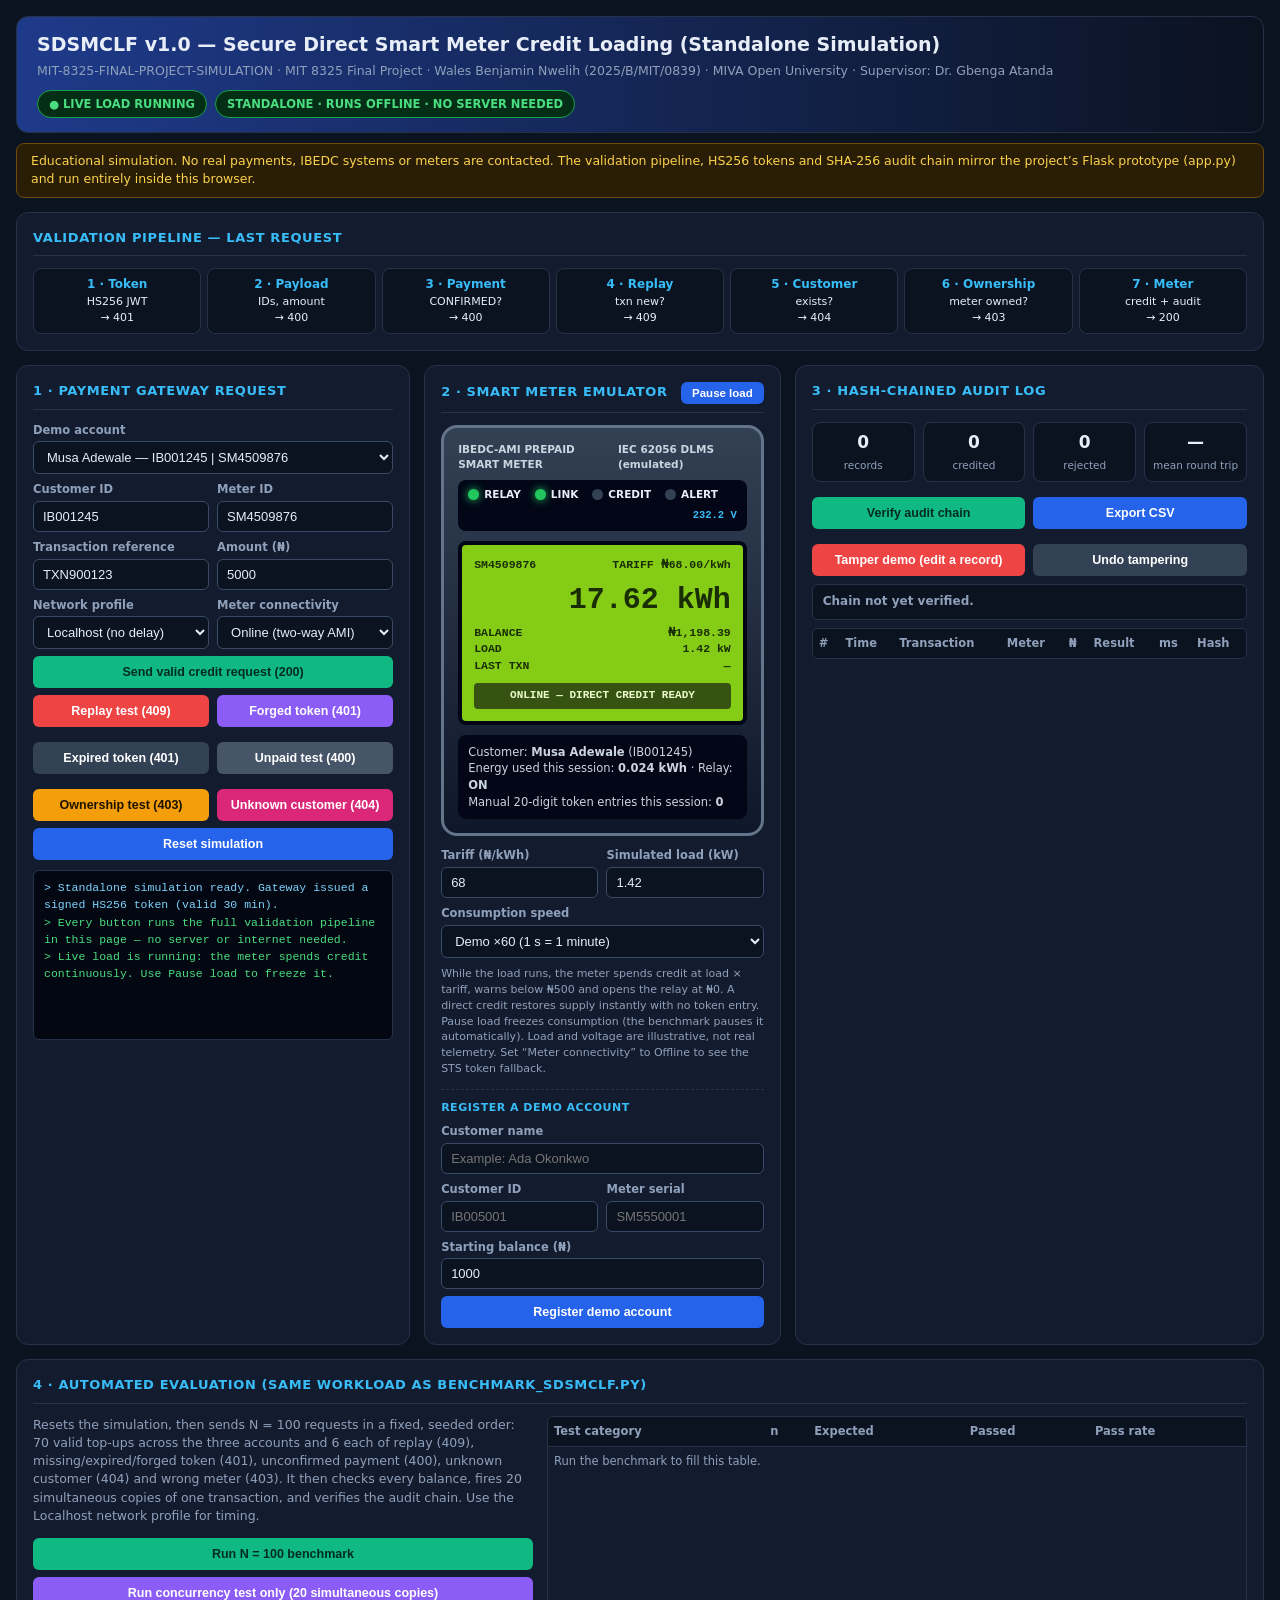
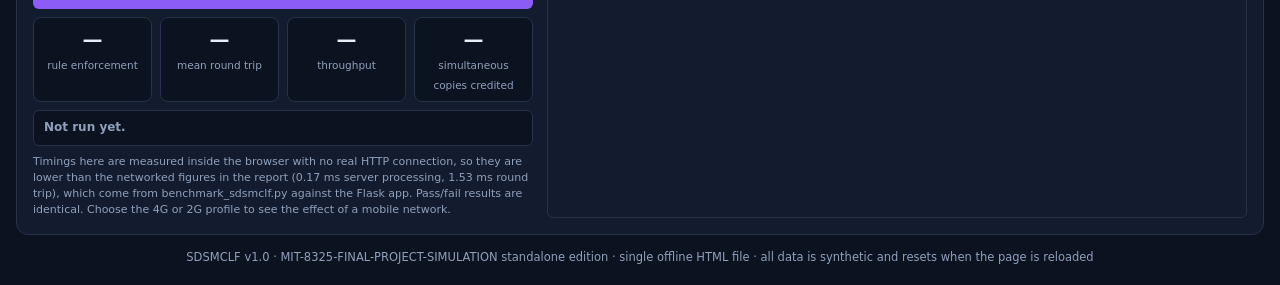
<file: standalone/SDSMCLF_Standalone_Simulation.html>
<!DOCTYPE html>
<html lang="en">
<head>
<meta charset="UTF-8">
<meta name="viewport" content="width=device-width, initial-scale=1">
<title>SDSMCLF v1.0 — Standalone Smart Meter Credit Loading Simulation (MIT-8325-FINAL-PROJECT-SIMULATION)</title>
<style>
  :root { --bg:#0b1220; --panel:#131c2e; --line:#26324a; --text:#e8eef8; --muted:#8fa0bb; --accent:#38bdf8;
          --green:#10b981; --red:#ef4444; --amber:#f59e0b; --violet:#8b5cf6; --slate:#475569; --blue:#2563eb; }
  * { box-sizing: border-box; }
  body { margin:0; background:var(--bg); color:var(--text); font:14px/1.45 "Segoe UI", system-ui, -apple-system, Arial, sans-serif; }
  .wrap { max-width:1440px; margin:0 auto; padding:16px; }
  header { display:flex; justify-content:space-between; align-items:center; flex-wrap:wrap; gap:10px;
           background:linear-gradient(90deg,#1e3a8a,#0b1220); border:1px solid var(--line); border-radius:12px; padding:14px 20px; }
  header h1 { margin:0; font-size:19px; }
  header p { margin:3px 0 0; color:var(--muted); font-size:12.5px; }
  .pill { font-size:11.5px; font-weight:700; padding:5px 11px; border-radius:20px; border:1px solid #16a34a; background:#052e16; color:#4ade80; }
  .notice { margin:10px 0 14px; padding:8px 14px; border-radius:8px; background:#2a1d05; border:1px solid #6b4a0b; color:#fcd34d; font-size:12.5px; }
  .grid { display:grid; grid-template-columns: 1.05fr 0.95fr 1.25fr; gap:14px; }
  @media (max-width:1180px){ .grid { grid-template-columns:1fr; } }
  .panel { background:var(--panel); border:1px solid var(--line); border-radius:12px; padding:16px; }
  .panel h2 { margin:0 0 12px; font-size:13px; letter-spacing:.6px; text-transform:uppercase; color:var(--accent);
              border-bottom:1px solid var(--line); padding-bottom:8px; }
  label { display:block; font-size:11.5px; color:var(--muted); font-weight:600; margin:7px 0 3px; }
  input, select { width:100%; padding:7px 9px; border-radius:6px; border:1px solid #3a4a66; background:#0b1220; color:var(--text); font-size:13px; }
  .two { display:grid; grid-template-columns:1fr 1fr; gap:8px; }
  button { border:0; border-radius:6px; padding:9px 10px; font-weight:700; font-size:12.5px; cursor:pointer; color:#fff; width:100%; margin-top:7px; }
  button:disabled { opacity:.5; cursor:wait; }
  .b-green{background:var(--green);color:#022c22}.b-red{background:var(--red)}.b-violet{background:var(--violet)}
  .b-amber{background:var(--amber);color:#1c1300}.b-slate{background:var(--slate)}.b-blue{background:var(--blue)}
  .b-dark{background:#334155}.b-pink{background:#db2777}
  .console { margin-top:10px; height:170px; overflow:auto; background:#030712; border:1px solid var(--line); border-radius:6px;
             padding:8px 10px; font:11.5px/1.5 Consolas, "Courier New", monospace; color:#4ade80; white-space:pre-wrap; }
  .console .e{color:#f87171}.console .w{color:#fbbf24}.console .i{color:#7dd3fc}
  .meter { background:linear-gradient(180deg,#334155,#0f172a); border:3px solid #64748b; border-radius:16px; padding:14px; }
  .mhead { display:flex; justify-content:space-between; font-size:10.5px; font-weight:800; color:#cbd5e1; margin-bottom:8px; }
  .leds { display:flex; flex-wrap:wrap; gap:6px 14px; align-items:center; background:#020617; border-radius:8px; padding:7px 10px; font-size:10.5px; font-weight:700; margin-bottom:10px; }
  .led { display:flex; align-items:center; gap:5px; } .dot { width:11px; height:11px; border-radius:50%; background:#334155; transition:.2s; }
  .on-g{background:#22c55e;box-shadow:0 0 8px #22c55e}.on-c{background:#38bdf8;box-shadow:0 0 8px #38bdf8}
  .on-r{background:#ef4444;box-shadow:0 0 9px #ef4444}.on-a{background:#f59e0b;box-shadow:0 0 9px #f59e0b}
  .lcd { background:#84cc16; color:#1a2e05; border:4px solid #020617; border-radius:8px; padding:12px; font-family:"Courier New",monospace; transition:background .25s; }
  .lcd.alert{background:#fca5a5;color:#450a0a}.lcd.flash{background:#d9f99d}.lcd.sts{background:#fde68a;color:#422006}
  .row { display:flex; justify-content:space-between; font-size:11.5px; font-weight:800; }
  .kwh { font-size:30px; font-weight:900; text-align:right; margin:6px 0 2px; }
  .banner { margin-top:8px; text-align:center; font-weight:800; font-size:11px; padding:5px; border-radius:4px; background:#365314; color:#ecfccb; }
  .lcd.alert .banner{background:#7f1d1d;color:#fee2e2}.lcd.sts .banner{background:#78350f;color:#fef3c7}
  .meta { margin-top:10px; background:#020617; border-radius:8px; padding:9px 10px; font-size:11.5px; color:#cbd5e1; }
  .token { font:700 15px Consolas, monospace; letter-spacing:1px; color:#fde68a; text-align:center; margin:6px 0; }
  .hidden { display:none; }
  .stats { display:grid; grid-template-columns:repeat(4,1fr); gap:8px; margin-bottom:8px; }
  .stat { background:#0b1220; border:1px solid var(--line); border-radius:8px; padding:7px; text-align:center; }
  .stat b { display:block; font-size:17px; } .stat span { font-size:10.5px; color:var(--muted); }
  .verify { margin:8px 0; padding:8px 10px; border-radius:6px; font-size:12px; font-weight:700; background:#0b1220; border:1px solid var(--line); color:var(--muted); word-break:break-all; }
  .verify.ok{border-color:#16a34a;color:#4ade80}.verify.bad{border-color:#dc2626;color:#fca5a5}
  .tablewrap { max-height:330px; overflow:auto; border:1px solid var(--line); border-radius:6px; }
  table { width:100%; border-collapse:collapse; font-size:11.5px; }
  th { position:sticky; top:0; background:#0b1220; color:var(--muted); text-align:left; padding:6px; }
  td { padding:6px; border-top:1px solid var(--line); vertical-align:top; }
  .tag { padding:2px 7px; border-radius:10px; font-weight:700; font-size:10.5px; white-space:nowrap; }
  .t-ok{background:#064e3b;color:#6ee7b7}.t-err{background:#7f1d1d;color:#fca5a5}.t-sts{background:#78350f;color:#fde68a}
  .hash { font-family:Consolas,monospace; color:#7dd3fc; font-size:10.5px; }
  .bench { margin-top:14px; }
  .benchgrid { display:grid; grid-template-columns: 1fr 1.4fr; gap:14px; }
  @media (max-width:1180px){ .benchgrid { grid-template-columns:1fr; } }
  .bigstats { display:grid; grid-template-columns:repeat(4,1fr); gap:8px; margin-top:8px; }
  .bigstats .stat b { font-size:20px; }
  .pipeline { display:grid; grid-template-columns:repeat(7,1fr); gap:6px; margin-top:6px; }
  @media (max-width:900px){ .pipeline { grid-template-columns:repeat(2,1fr);} }
  .gate { background:#0b1220; border:1px solid var(--line); border-radius:8px; padding:7px; font-size:11px; text-align:center; transition:.2s; }
  .gate b { display:block; color:var(--accent); font-size:12px; }
  .gate.pass{border-color:#16a34a;background:#052e16}.gate.fail{border-color:#dc2626;background:#450a0a}
  small.note { color:var(--muted); font-size:11px; display:block; margin-top:8px; }
  .lcd.low{background:#fcd34d;color:#422006}.lcd.low .banner{background:#92400e;color:#fef3c7}
  .h2row { display:flex; justify-content:space-between; align-items:center; gap:8px; }
  .h2row button { width:auto; margin:0; padding:5px 11px; font-size:11.5px; }
  .pill.paused { border-color:#d97706; background:#422006; color:#fde68a; }
  .volt { margin-left:auto; color:#38bdf8; font-family:Consolas,monospace; }
  .subbox { margin-top:12px; padding-top:10px; border-top:1px dashed var(--line); }
  .subTitle { font-size:11px; font-weight:700; color:var(--accent); text-transform:uppercase; letter-spacing:.5px; }
  footer { color:var(--muted); font-size:11.5px; text-align:center; margin:14px 0 4px; }
</style>
</head>
<body>
<div class="wrap">
  <header>
    <div>
      <h1>SDSMCLF v1.0 — Secure Direct Smart Meter Credit Loading (Standalone Simulation)</h1>
      <p>MIT-8325-FINAL-PROJECT-SIMULATION · MIT 8325 Final Project · Wales Benjamin Nwelih (2025/B/MIT/0839) · MIVA Open University · Supervisor: Dr. Gbenga Atanda</p>
    </div>
    <div style="display:flex;gap:8px;flex-wrap:wrap">
      <span class="pill" id="loadPill">● LIVE LOAD RUNNING</span>
      <span class="pill" id="statusPill">STANDALONE · RUNS OFFLINE · NO SERVER NEEDED</span>
    </div>
  </header>
  <div class="notice">Educational simulation. No real payments, IBEDC systems or meters are contacted. The validation pipeline, HS256 tokens and SHA-256 audit chain mirror the project’s Flask prototype (app.py) and run entirely inside this browser.</div>

  <div class="panel">
    <h2>Validation pipeline — last request</h2>
    <div class="pipeline" id="pipeline">
      <div class="gate" data-g="1"><b>1 · Token</b>HS256 JWT<br>→ 401</div>
      <div class="gate" data-g="2"><b>2 · Payload</b>IDs, amount<br>→ 400</div>
      <div class="gate" data-g="3"><b>3 · Payment</b>CONFIRMED?<br>→ 400</div>
      <div class="gate" data-g="4"><b>4 · Replay</b>txn new?<br>→ 409</div>
      <div class="gate" data-g="5"><b>5 · Customer</b>exists?<br>→ 404</div>
      <div class="gate" data-g="6"><b>6 · Ownership</b>meter owned?<br>→ 403</div>
      <div class="gate" data-g="7"><b>7 · Meter</b>credit + audit<br>→ 200</div>
    </div>
  </div>

  <div class="grid" style="margin-top:14px">
    <!-- 1. Payment gateway -->
    <div class="panel">
      <h2>1 · Payment gateway request</h2>
      <label>Demo account</label>
      <select id="account"></select>
      <div class="two">
        <div><label>Customer ID</label><input id="cust"></div>
        <div><label>Meter ID</label><input id="meter"></div>
      </div>
      <div class="two">
        <div><label>Transaction reference</label><input id="txn"></div>
        <div><label>Amount (₦)</label><input id="amount" type="number" value="5000" min="1"></div>
      </div>
      <div class="two">
        <div><label>Network profile</label>
          <select id="network">
            <option value="local">Localhost (no delay)</option>
            <option value="4g">4G mobile (~80 ms each way)</option>
            <option value="gprs">2G/GPRS (~450 ms each way)</option>
          </select></div>
        <div><label>Meter connectivity</label>
          <select id="meterLink">
            <option value="online">Online (two-way AMI)</option>
            <option value="offline">Offline (coverage dead zone)</option>
          </select></div>
      </div>
      <button class="b-green" id="bValid">Send valid credit request (200)</button>
      <div class="two">
        <button class="b-red" id="bReplay">Replay test (409)</button>
        <button class="b-violet" id="bBadTok">Forged token (401)</button>
        <button class="b-dark" id="bExpTok">Expired token (401)</button>
        <button class="b-slate" id="bUnpaid">Unpaid test (400)</button>
        <button class="b-amber" id="bOwner">Ownership test (403)</button>
        <button class="b-pink" id="bUnknown">Unknown customer (404)</button>
      </div>
      <button class="b-blue" id="bReset">Reset simulation</button>
      <div class="console" id="console"></div>
    </div>

    <!-- 2. Smart meter -->
    <div class="panel">
      <h2 class="h2row"><span>2 · Smart meter emulator</span><button class="b-blue" id="bLoad">Pause load</button></h2>
      <div class="meter">
        <div class="mhead"><span>IBEDC-AMI PREPAID SMART METER</span><span>IEC 62056 DLMS (emulated)</span></div>
        <div class="leds">
          <div class="led"><div class="dot on-g" id="ledRelay"></div>RELAY</div>
          <div class="led"><div class="dot on-g" id="ledLink"></div>LINK</div>
          <div class="led"><div class="dot" id="ledCredit"></div>CREDIT</div>
          <div class="led"><div class="dot" id="ledAlert"></div>ALERT</div>
          <span class="volt" id="volt">231.4 V</span>
        </div>
        <div class="lcd" id="lcd">
          <div class="row"><span id="lcdMeter">SM4509876</span><span id="lcdTariff">TARIFF ₦68.00/kWh</span></div>
          <div class="kwh" id="lcdKwh">17.65 kWh</div>
          <div class="row"><span>BALANCE</span><span id="lcdBal">₦1,200.00</span></div>
          <div class="row"><span>LOAD</span><span id="lcdLoad">1.42 kW</span></div>
          <div class="row"><span>LAST TXN</span><span id="lcdTxn">—</span></div>
          <div class="banner" id="lcdBanner">AWAITING DIRECT CREDIT</div>
        </div>
        <div class="meta">
          <div>Customer: <b id="mName">Musa Adewale</b> (<span id="mCid">IB001245</span>)</div>
          <div>Energy used this session: <b id="usedKwh">0.000 kWh</b> · Relay: <b id="relayTxt">ON</b></div>
          <div>Manual 20-digit token entries this session: <b id="manualCount">0</b></div>
          <div id="stsBox" class="hidden">
            <div style="margin-top:6px;color:#fde68a;font-weight:700">STS fallback token for this purchase:</div>
            <div class="token" id="stsToken"></div>
            <button class="b-amber" id="bKeyIn">Customer keys token into the meter</button>
          </div>
        </div>
      </div>
      <div class="two" style="margin-top:4px">
        <div><label>Tariff (₦/kWh)</label><input id="tariff" type="number" min="0.1" step="0.5" value="68"></div>
        <div><label>Simulated load (kW)</label><input id="load" type="number" min="0" step="0.1" value="1.42"></div>
      </div>
      <label>Consumption speed</label>
      <select id="speed">
        <option value="1">Real time (1 s = 1 s)</option>
        <option value="60" selected>Demo ×60 (1 s = 1 minute)</option>
        <option value="600">Fast ×600 (1 s = 10 minutes)</option>
        <option value="3600">Very fast ×3600 (1 s = 1 hour)</option>
      </select>
      <small class="note">While the load runs, the meter spends credit at load × tariff, warns below ₦500 and opens the relay at ₦0. A direct credit restores supply instantly with no token entry. Pause load freezes consumption (the benchmark pauses it automatically). Load and voltage are illustrative, not real telemetry. Set “Meter connectivity” to Offline to see the STS token fallback.</small>
      <div class="subbox">
        <div class="subTitle">Register a demo account</div>
        <label>Customer name</label><input id="newName" placeholder="Example: Ada Okonkwo">
        <div class="two">
          <div><label>Customer ID</label><input id="newCid" placeholder="IB005001"></div>
          <div><label>Meter serial</label><input id="newMid" placeholder="SM5550001"></div>
        </div>
        <label>Starting balance (₦)</label><input id="newBal" type="number" min="0" value="1000">
        <button class="b-blue" id="bAddAcct">Register demo account</button>
      </div>
    </div>

    <!-- 3. Audit -->
    <div class="panel">
      <h2>3 · Hash-chained audit log</h2>
      <div class="stats">
        <div class="stat"><b id="sTotal">0</b><span>records</span></div>
        <div class="stat"><b id="sOk">0</b><span>credited</span></div>
        <div class="stat"><b id="sRej">0</b><span>rejected</span></div>
        <div class="stat"><b id="sLat">—</b><span>mean round trip</span></div>
      </div>
      <div class="two">
        <button class="b-green" id="bVerify">Verify audit chain</button>
        <button class="b-blue" id="bCsv">Export CSV</button>
        <button class="b-red" id="bTamper">Tamper demo (edit a record)</button>
        <button class="b-dark" id="bRestore">Undo tampering</button>
      </div>
      <div class="verify" id="verifyBox">Chain not yet verified.</div>
      <div class="tablewrap">
        <table>
          <thead><tr><th>#</th><th>Time</th><th>Transaction</th><th>Meter</th><th>₦</th><th>Result</th><th>ms</th><th>Hash</th></tr></thead>
          <tbody id="auditRows"></tbody>
        </table>
      </div>
    </div>
  </div>

  <!-- 4. Benchmark -->
  <div class="panel bench">
    <h2>4 · Automated evaluation (same workload as benchmark_sdsmclf.py)</h2>
    <div class="benchgrid">
      <div>
        <p style="margin:0 0 6px;color:var(--muted);font-size:12.5px">Resets the simulation, then sends N = 100 requests in a fixed, seeded order: 70 valid top-ups across the three accounts and 6 each of replay (409), missing/expired/forged token (401), unconfirmed payment (400), unknown customer (404) and wrong meter (403). It then checks every balance, fires 20 simultaneous copies of one transaction, and verifies the audit chain. Use the Localhost network profile for timing.</p>
        <button class="b-green" id="bBench">Run N = 100 benchmark</button>
        <button class="b-violet" id="bRace">Run concurrency test only (20 simultaneous copies)</button>
        <div class="bigstats">
          <div class="stat"><b id="kPass">—</b><span>rule enforcement</span></div>
          <div class="stat"><b id="kRtt">—</b><span>mean round trip</span></div>
          <div class="stat"><b id="kThr">—</b><span>throughput</span></div>
          <div class="stat"><b id="kRace">—</b><span>simultaneous copies credited</span></div>
        </div>
        <div class="verify" id="benchSummary" style="word-break:normal">Not run yet.</div>
        <small class="note">Timings here are measured inside the browser with no real HTTP connection, so they are lower than the networked figures in the report (0.17 ms server processing, 1.53 ms round trip), which come from benchmark_sdsmclf.py against the Flask app. Pass/fail results are identical. Choose the 4G or 2G profile to see the effect of a mobile network.</small>
      </div>
      <div class="tablewrap" style="max-height:none">
        <table>
          <thead><tr><th>Test category</th><th>n</th><th>Expected</th><th>Passed</th><th>Pass rate</th></tr></thead>
          <tbody id="benchRows"><tr><td colspan="5" style="color:var(--muted)">Run the benchmark to fill this table.</td></tr></tbody>
        </table>
      </div>
    </div>
  </div>
  <footer>SDSMCLF v1.0 · MIT-8325-FINAL-PROJECT-SIMULATION standalone edition · single offline HTML file · all data is synthetic and resets when the page is reloaded</footer>
</div>

<script>
"use strict";
/* ===================== Cryptography (self-contained, works offline) ===================== */
const K = new Uint32Array([0x428a2f98,0x71374491,0xb5c0fbcf,0xe9b5dba5,0x3956c25b,0x59f111f1,0x923f82a4,0xab1c5ed5,
0xd807aa98,0x12835b01,0x243185be,0x550c7dc3,0x72be5d74,0x80deb1fe,0x9bdc06a7,0xc19bf174,0xe49b69c1,0xefbe4786,0x0fc19dc6,
0x240ca1cc,0x2de92c6f,0x4a7484aa,0x5cb0a9dc,0x76f988da,0x983e5152,0xa831c66d,0xb00327c8,0xbf597fc7,0xc6e00bf3,0xd5a79147,
0x06ca6351,0x14292967,0x27b70a85,0x2e1b2138,0x4d2c6dfc,0x53380d13,0x650a7354,0x766a0abb,0x81c2c92e,0x92722c85,0xa2bfe8a1,
0xa81a664b,0xc24b8b70,0xc76c51a3,0xd192e819,0xd6990624,0xf40e3585,0x106aa070,0x19a4c116,0x1e376c08,0x2748774c,0x34b0bcb5,
0x391c0cb3,0x4ed8aa4a,0x5b9cca4f,0x682e6ff3,0x748f82ee,0x78a5636f,0x84c87814,0x8cc70208,0x90befffa,0xa4506ceb,0xbef9a3f7,0xc67178f2]);
function sha256(bytes) {
  const l = bytes.length, bitLen = l * 8, n = ((l + 9 + 63) >> 6) << 6, m = new Uint8Array(n);
  m.set(bytes); m[l] = 0x80;
  const dv = new DataView(m.buffer); dv.setUint32(n - 4, bitLen >>> 0); dv.setUint32(n - 8, Math.floor(bitLen / 2 ** 32));
  const H = new Uint32Array([0x6a09e667,0xbb67ae85,0x3c6ef372,0xa54ff53a,0x510e527f,0x9b05688c,0x1f83d9ab,0x5be0cd19]);
  const w = new Uint32Array(64), r = (x, k) => (x >>> k) | (x << (32 - k));
  for (let o = 0; o < n; o += 64) {
    for (let i = 0; i < 16; i++) w[i] = dv.getUint32(o + i * 4);
    for (let i = 16; i < 64; i++) {
      const s0 = r(w[i-15],7) ^ r(w[i-15],18) ^ (w[i-15] >>> 3), s1 = r(w[i-2],17) ^ r(w[i-2],19) ^ (w[i-2] >>> 10);
      w[i] = (w[i-16] + s0 + w[i-7] + s1) >>> 0;
    }
    let [a,b,c,d,e,f,g,h] = H;
    for (let i = 0; i < 64; i++) {
      const t1 = (h + (r(e,6) ^ r(e,11) ^ r(e,25)) + ((e & f) ^ (~e & g)) + K[i] + w[i]) >>> 0;
      const t2 = ((r(a,2) ^ r(a,13) ^ r(a,22)) + ((a & b) ^ (a & c) ^ (b & c))) >>> 0;
      h = g; g = f; f = e; e = (d + t1) >>> 0; d = c; c = b; b = a; a = (t1 + t2) >>> 0;
    }
    H[0]+=a; H[1]+=b; H[2]+=c; H[3]+=d; H[4]+=e; H[5]+=f; H[6]+=g; H[7]+=h;
  }
  const out = new Uint8Array(32); const ov = new DataView(out.buffer);
  for (let i = 0; i < 8; i++) ov.setUint32(i * 4, H[i]);
  return out;
}
const enc = new TextEncoder();
const hex = b => Array.from(b, x => x.toString(16).padStart(2, "0")).join("");
const sha256hex = s => hex(sha256(enc.encode(s)));
function hmac256(keyBytes, msgBytes) {
  if (keyBytes.length > 64) keyBytes = sha256(keyBytes);
  const k = new Uint8Array(64); k.set(keyBytes);
  const ip = k.map(x => x ^ 0x36), op = k.map(x => x ^ 0x5c);
  const inner = new Uint8Array(64 + msgBytes.length); inner.set(ip); inner.set(msgBytes, 64);
  const ih = sha256(inner); const outer = new Uint8Array(96); outer.set(op); outer.set(ih, 64);
  return sha256(outer);
}
const b64url = bytes => btoa(String.fromCharCode(...bytes)).replace(/\+/g, "-").replace(/\//g, "_").replace(/=+$/, "");
const b64urlStr = s => b64url(enc.encode(s));
function b64urlDecode(s) {
  s = s.replace(/-/g, "+").replace(/_/g, "/"); while (s.length % 4) s += "=";
  return new TextDecoder().decode(Uint8Array.from(atob(s), c => c.charCodeAt(0)));
}

/* ===================== Simulated backend (mirrors app.py) ===================== */
const JWT_SECRET = "sdsmclf-demo-signing-key-change-me-2026!";
const ZERO_HASH = "0".repeat(64);
const DEFAULT_ACCOUNTS = [
  { cid: "IB001245", name: "Musa Adewale",   mid: "SM4509876", balance: 1200.0 },
  { cid: "IB002390", name: "Amina Bello",    mid: "SM7788990", balance: 3400.0 },
  { cid: "IB004112", name: "Chinedu Okafor", mid: "SM1122334", balance: 500.0 },
];
let accounts, processed, ledger, pendingSts, tamperBackup;

function resetState() {
  accounts = {}; DEFAULT_ACCOUNTS.forEach(a => accounts[a.cid] = { ...a, usedKwh: 0 });
  processed = new Set(); ledger = []; pendingSts = null; tamperBackup = null;
}

function issueToken(minutes = 30, secret = JWT_SECRET, sub = "payment_gateway_psp") {
  const header = b64urlStr(JSON.stringify({ alg: "HS256", typ: "JWT" }));
  const payload = b64urlStr(JSON.stringify({ sub, role: "AUTHORIZED_VENDING_PARTNER", exp: Math.floor(Date.now() / 1000) + minutes * 60 }));
  const sig = b64url(hmac256(enc.encode(secret), enc.encode(header + "." + payload)));
  return `${header}.${payload}.${sig}`;
}
function tokenError(authHeader) {
  if (!authHeader || !authHeader.startsWith("Bearer ")) return "MISSING_TOKEN";
  const parts = authHeader.slice(7).split(".");
  if (parts.length !== 3) return "INVALID_TOKEN";
  const expect = b64url(hmac256(enc.encode(JWT_SECRET), enc.encode(parts[0] + "." + parts[1])));
  if (expect !== parts[2]) return "INVALID_TOKEN";
  try { const p = JSON.parse(b64urlDecode(parts[1])); if (!p.exp || p.exp < Date.now() / 1000) return "TOKEN_EXPIRED"; }
  catch (e) { return "INVALID_TOKEN"; }
  return null;
}
const validId = v => typeof v === "string" && /^[A-Za-z0-9_-]{1,64}$/.test(v);
function canonical(obj) { return "{" + Object.keys(obj).sort().map(k => JSON.stringify(k) + ":" + JSON.stringify(obj[k])).join(",") + "}"; }
const hashEvent = (prev, ev) => sha256hex(canonical({ previous: prev, ...ev }));
const FIELDS = ["time", "transaction_id", "meter_id", "amount", "status", "latency_ms"];
function recordEvent(txn, meter, amount, status, latency) {
  const prev = ledger.length ? ledger[ledger.length - 1].hash : ZERO_HASH;
  const ev = { time: new Date().toISOString().slice(0, 19) + "Z", transaction_id: txn, meter_id: meter,
               amount: Number(amount), status, latency_ms: Math.round(latency * 1000) / 1000 };
  ev.hash = hashEvent(prev, ev); ev.previous_hash = prev; ledger.push(ev);
}
function verifyChain() {
  let prev = ZERO_HASH;
  for (let i = 0; i < ledger.length; i++) {
    const s = ledger[i], ev = {}; FIELDS.forEach(f => ev[f] = s[f]);
    if (s.previous_hash !== prev || s.hash !== hashEvent(prev, ev)) return { valid: false, record: i + 1 };
    prev = s.hash;
  }
  return { valid: true, records_checked: ledger.length, chain_head: prev };
}

// A tiny async mutex: steps 4–7 run one request at a time, like the threading.Lock in app.py.
let lockTail = Promise.resolve();
function withLock(fn) { const run = lockTail.then(fn, fn); lockTail = run.catch(() => {}); return run; }
const sleep = ms => ms > 0 ? new Promise(r => setTimeout(r, ms)) : Promise.resolve();
const NET = { local: 0, "4g": 80, gprs: 450 };
const METER_ACK = { local: 0, "4g": 120, gprs: 900 };
const jitter = ms => ms ? ms * (0.75 + Math.random() * 0.5) : 0;

async function apiCredit(headers, body, opts = {}) {
  const profile = opts.network || $("network").value;
  const meterOnline = (opts.meterLink || $("meterLink").value) === "online";
  await sleep(jitter(NET[profile]));                          // request travels to the gateway
  const started = performance.now();
  const txn = body.transaction_id || "", cid = body.customer_id || "", mid = body.meter_id || "";
  const amount = Number(body.amount);
  let status, code, gate;
  const reason = tokenError(headers.Authorization);
  if (reason) { status = `401 ${reason}`; code = 401; gate = 1; }
  else if (!validId(txn)) { status = "400 INVALID_TRANSACTION_ID"; code = 400; gate = 2; }
  else if (!validId(cid) || !validId(mid)) { status = "400 INVALID_IDENTIFIER"; code = 400; gate = 2; }
  else if (!isFinite(amount) || amount <= 0 || amount > 1000000) { status = "400 INVALID_AMOUNT"; code = 400; gate = 2; }
  else if (body.payment_status !== "CONFIRMED") { status = "400 PAYMENT_NOT_CONFIRMED"; code = 400; gate = 3; }
  else { status = "200 SUCCESS"; code = 200; gate = 7; }

  const result = await withLock(async () => {
    const acct = accounts[cid];
    let sts = null;
    if (code === 200 && processed.has(txn)) { status = "409 DUPLICATE_TRANSACTION"; code = 409; gate = 4; }
    else if (code === 200 && !acct) { status = "404 CUSTOMER_NOT_FOUND"; code = 404; gate = 5; }
    else if (code === 200 && acct.mid !== mid) { status = "403 OWNERSHIP_MISMATCH"; code = 403; gate = 6; }
    if (code === 200) {
      processed.add(txn);
      if (meterOnline) {
        await sleep(jitter(METER_ACK[profile]));            // encrypted DLMS credit command + acknowledgement
        acct.balance = Math.round((acct.balance + amount) * 100) / 100;
      } else {
        await sleep(600);                                    // meter does not acknowledge -> timeout
        sts = Array.from({ length: 20 }, () => Math.floor(Math.random() * 10)).join("");
        status = "202 STS_FALLBACK_TOKEN_ISSUED"; code = 202;
      }
    }
    const latency = performance.now() - started;
    recordEvent(txn || "(empty)", mid || "(empty)", amount > 0 && isFinite(amount) ? amount : 0, status, latency);
    return { status, code, gate, sts, transaction_id: txn, meter_id: mid, customer_id: cid, amount,
             balance: (acct && code === 200) ? acct.balance : null, processing_latency_ms: Math.round(latency * 1000) / 1000 };
  });
  await sleep(jitter(NET[profile]));                          // response travels back
  return result;
}

/* ===================== User interface ===================== */
const $ = id => document.getElementById(id);
const naira = v => "₦" + Number(v).toLocaleString("en-NG", { minimumFractionDigits: 2, maximumFractionDigits: 2 });
let token = issueToken(), lastOk = null, rtts = [], manualEntries = 0, txnSeq = 900123, busy = false;

function log(msg, cls) {
  const el = $("console"), d = document.createElement("div"); if (cls) d.className = cls;
  d.textContent = "> " + msg; el.appendChild(d); el.scrollTop = el.scrollHeight;
}
function led(id, cls) { $(id).className = "dot" + (cls ? " " + cls : ""); }
function fillAccounts() {
  $("account").innerHTML = Object.values(accounts).map(a => `<option value="${a.cid}">${a.name} — ${a.cid} | ${a.mid}</option>`).join("");
}
function selectAccount() {
  const a = accounts[$("account").value]; $("cust").value = a.cid; $("meter").value = a.mid; showMeter(a);
}
let meterAcct = null, alertMsg = null, alertCls = "", loadRunning = true, wasDepleted = false;
const tariff = () => Math.max(0.1, Number($("tariff").value) || 68);
const loadKw = () => Math.max(0, Number($("load").value) || 0);
function showMeter(a, cls, banner) {
  meterAcct = a; alertCls = cls || ""; alertMsg = banner || null;
  if (cls === "flash") setTimeout(() => { if (alertCls === "flash") { alertCls = ""; paint(); } }, 600);
  paint();
}
function paint() {
  const a = meterAcct; if (!a) return;
  const t = tariff(), depleted = a.balance <= 0.01, low = !depleted && a.balance < 500;
  $("lcdMeter").textContent = a.mid; $("lcdBal").textContent = naira(a.balance);
  $("lcdTariff").textContent = `TARIFF ₦${t.toFixed(2)}/kWh`;
  $("lcdKwh").textContent = (a.balance / t).toFixed(2) + " kWh";
  $("lcdLoad").textContent = depleted ? "0.00 kW (SUPPLY OFF)" : `${loadKw().toFixed(2)} kW${loadRunning ? "" : " (PAUSED)"}`;
  $("mName").textContent = a.name; $("mCid").textContent = a.cid;
  $("usedKwh").textContent = (a.usedKwh || 0).toFixed(3) + " kWh";
  $("relayTxt").textContent = depleted ? "OFF" : "ON"; led("ledRelay", depleted ? "on-r" : "on-g");
  $("lcd").className = "lcd " + (alertCls || (depleted ? "alert" : low ? "low" : ""));
  $("lcdBanner").textContent = alertMsg || (depleted ? "CREDIT DEPLETED — SUPPLY DISCONNECTED"
    : low ? "LOW CREDIT — TOP UP SOON" : loadRunning ? "ONLINE — DIRECT CREDIT READY" : "ONLINE — LOAD PAUSED");
}
function tick() {
  $("volt").textContent = meterAcct && meterAcct.balance <= 0.01 ? "SUPPLY OFF" : (229 + Math.random() * 5).toFixed(1) + " V";
  if (!loadRunning || busy || !meterAcct) return;
  const a = meterAcct, load = loadKw(), t = tariff();
  if (a.balance > 0 && load > 0) {
    const kwh = Math.min(a.balance / t, load * Number($("speed").value) / 3600);
    a.usedKwh = (a.usedKwh || 0) + kwh;
    a.balance = Math.max(0, Math.round((a.balance - kwh * t) * 10000) / 10000);
    if (a.balance <= 0.01 && !wasDepleted) {
      wasDepleted = true; alertMsg = null; alertCls = "";
      log(`Credit exhausted on ${a.mid} — relay opened, supply disconnected. A direct credit will restore it instantly.`, "e");
    }
    paint();
  }
}
function noteRestore(a, amount) {
  if (a.balance - amount <= 0.01) { wasDepleted = false; log(`Relay closed automatically on ${a.mid} — supply restored with no token entry.`, "i"); }
}
function toggleLoad() {
  loadRunning = !loadRunning;
  $("bLoad").textContent = loadRunning ? "Pause load" : "Resume load";
  $("loadPill").textContent = loadRunning ? "● LIVE LOAD RUNNING" : "● LOAD PAUSED";
  $("loadPill").className = "pill" + (loadRunning ? "" : " paused");
  log(loadRunning ? "Load resumed — the meter is consuming credit again." : "Load paused — consumption frozen; balances hold steady.", "i");
  paint();
}
function addAccount() {
  const name = $("newName").value.trim(), cid = $("newCid").value.trim(), mid = $("newMid").value.trim();
  const bal = Math.max(0, Number($("newBal").value) || 0);
  if (!name || !validId(cid) || !validId(mid)) { log("Enter a name and a valid customer ID and meter serial (letters, digits, - or _).", "w"); return; }
  if (Object.values(accounts).some(a => a.cid === cid || a.mid === mid)) { log("That customer ID or meter serial is already registered.", "w"); return; }
  accounts[cid] = { cid, name, mid, balance: Math.round(bal * 100) / 100, usedKwh: 0 };
  fillAccounts(); $("account").value = cid; selectAccount(); nextTxn();
  ["newName", "newCid", "newMid"].forEach(id => $(id).value = ""); $("newBal").value = 1000;
  log(`Registered demo account ${name} (${cid}) → meter ${mid}, starting balance ${naira(bal)}.`, "i");
}
function gates(failGate, ok) {
  document.querySelectorAll(".gate").forEach(g => {
    const n = +g.dataset.g; g.className = "gate";
    if (ok) g.classList.add("pass");
    else if (n < failGate) g.classList.add("pass"); else if (n === failGate) g.classList.add("fail");
  });
}
function nextTxn() { $("txn").value = "TXN" + (++txnSeq); }

async function send(mode) {
  if (busy) return; busy = true; document.querySelectorAll("button").forEach(b => b.disabled = true);
  try {
    const acct = accounts[$("account").value];
    let body = { transaction_id: $("txn").value.trim(), customer_id: $("cust").value.trim(), meter_id: $("meter").value.trim(),
                 amount: Number($("amount").value), payment_status: "CONFIRMED" };
    let headers = { Authorization: "Bearer " + token };
    const label = { VALID: "Valid top-up", REPLAY: "Replay attack", BADTOK: "Forged token", EXPTOK: "Expired token",
                    UNPAID: "Unconfirmed payment", OWNER: "Ownership mismatch", UNKNOWN: "Unknown customer" }[mode];
    const tag = () => Date.now().toString().slice(-5);
    if (mode === "REPLAY") { if (!lastOk) { log("Send one valid top-up first, then replay its transaction ID.", "w"); return; } body.transaction_id = lastOk; }
    if (mode === "BADTOK") { body.transaction_id = "TXN-FT-" + tag(); headers.Authorization = "Bearer " + issueToken(30, "attacker-guessed-key", "attacker"); }
    if (mode === "EXPTOK") { body.transaction_id = "TXN-ET-" + tag(); headers.Authorization = "Bearer " + issueToken(-5); }
    if (mode === "UNPAID") { body.transaction_id = "TXN-UP-" + tag(); body.payment_status = "PENDING"; }
    if (mode === "OWNER")  { body.transaction_id = "TXN-OW-" + tag(); body.meter_id = Object.values(accounts).find(a => a.cid !== body.customer_id).mid; }
    if (mode === "UNKNOWN"){ body.transaction_id = "TXN-UC-" + tag(); body.customer_id = "IB999999"; }

    log(`${label}: POST /api/v1/smart-meter/load-credit  txn=${body.transaction_id}  meter=${body.meter_id}  [${$("network").selectedOptions[0].text}]`);
    led("ledCredit", "on-c"); led("ledAlert", "");
    const t0 = performance.now();
    const res = await apiCredit(headers, body);
    const rtt = performance.now() - t0; rtts.push(rtt);
    led("ledCredit", "");
    if (res.code === 200) {
      lastOk = body.transaction_id; gates(7, true);
      showMeter(accounts[res.customer_id], "flash", "CREDIT APPLIED — NO TOKEN ENTRY");
      setTimeout(() => $("lcd").classList.remove("flash"), 600);
      $("lcdTxn").textContent = res.transaction_id; $("stsBox").classList.add("hidden");
      log(`200 SUCCESS — ${naira(res.amount)} applied, new balance ${naira(res.balance)}. Server ${res.processing_latency_ms} ms, round trip ${rtt.toFixed(1)} ms.`);
      noteRestore(accounts[res.customer_id], res.amount);
      nextTxn();
    } else if (res.code === 202) {
      lastOk = body.transaction_id; gates(7, true);
      pendingSts = { token: res.sts, cid: res.customer_id, amount: res.amount, txn: res.transaction_id };
      $("stsToken").textContent = res.sts.match(/.{4}/g).join(" ");
      $("stsBox").classList.remove("hidden"); led("ledLink", "on-a"); $("lcdTxn").textContent = res.transaction_id;
      showMeter(accounts[res.customer_id], "sts", "METER OFFLINE — STS TOKEN ISSUED");
      log(`202 STS fallback — meter did not acknowledge, so a standard 20-digit token was issued. Payment is safe; the customer keys it in.`, "w");
      nextTxn();
    } else {
      gates(res.gate, false); led("ledAlert", "on-r");
      const a = accounts[$("account").value];
      showMeter(a, "alert", `ALERT ${res.status} — BALANCE UNCHANGED`);
      log(`${res.status} — request rejected, no credit issued. Round trip ${rtt.toFixed(1)} ms. Recorded in the audit chain.`, "e");
    }
    renderAudit();
  } finally { busy = false; document.querySelectorAll("button").forEach(b => b.disabled = false); }
}

function keyInToken() {
  if (!pendingSts) return;
  const a = accounts[pendingSts.cid];
  a.balance = Math.round((a.balance + pendingSts.amount) * 100) / 100;
  manualEntries++; $("manualCount").textContent = manualEntries;
  recordEvent(pendingSts.txn, a.mid, pendingSts.amount, "200 STS_TOKEN_KEYED_IN", 0);
  noteRestore(a, pendingSts.amount);
  log(`Customer keyed in ${pendingSts.token.length} digits; meter accepted the STS token and applied ${naira(pendingSts.amount)} (legacy path).`, "i");
  pendingSts = null; $("stsBox").classList.add("hidden"); led("ledLink", $("meterLink").value === "online" ? "on-g" : "on-a");
  showMeter(a, "flash", "STS TOKEN ACCEPTED (MANUAL ENTRY)"); $("lcdTxn").textContent = a.mid && ledger[ledger.length - 1].transaction_id; setTimeout(() => $("lcd").classList.remove("flash"), 600);
  renderAudit();
}

function renderAudit() {
  const rows = ledger.slice(-60).reverse();
  const off = ledger.length;
  $("auditRows").innerHTML = rows.map((e, i) => {
    const code = parseInt(e.status, 10), cls = code === 200 ? "t-ok" : code === 202 ? "t-sts" : "t-err";
    return `<tr><td>${off - i}</td><td>${e.time.slice(11, 19)}</td><td>${e.transaction_id}</td><td>${e.meter_id}</td><td>${e.amount}</td>
      <td><span class="tag ${cls}">${e.status}</span></td><td>${e.latency_ms}</td><td class="hash" title="${e.hash}">${e.hash.slice(0, 10)}…</td></tr>`;
  }).join("");
  $("sTotal").textContent = ledger.length;
  $("sOk").textContent = ledger.filter(e => e.status.startsWith("200")).length;
  $("sRej").textContent = ledger.filter(e => /^4/.test(e.status)).length;
  const vb = $("verifyBox"), m = vb.textContent.match(/(\d+) records checked/);
  if (m && +m[1] !== ledger.length) { vb.className = "verify"; vb.textContent = `${ledger.length} records — new entries since the last check. Click Verify audit chain to re-check.`; }
  $("sLat").textContent = rtts.length ? (rtts.reduce((s, x) => s + x, 0) / rtts.length).toFixed(1) + " ms" : "—";
}

function doVerify() {
  const v = verifyChain(), box = $("verifyBox");
  if (v.valid) { box.className = "verify ok"; box.textContent = `CHAIN VERIFIED — ${v.records_checked} records checked. Head: ${v.chain_head.slice(0, 24)}…`; log(`Audit chain verified: ${v.records_checked} records intact.`, "i"); }
  else { box.className = "verify bad"; box.textContent = `VERIFICATION FAILED at record ${v.record} — the record was altered after it was written.`; log(`Audit chain BROKEN at record ${v.record}.`, "e"); }
  return v;
}
function tamper() {
  if (ledger.length < 2) { log("Create at least two audit records first.", "w"); return; }
  if (tamperBackup) { log("A record is already tampered; undo it first.", "w"); return; }
  const k = Math.max(0, ledger.length - 2);
  tamperBackup = { k, amount: ledger[k].amount };
  ledger[k].amount = 999999;
  log(`Insider edits audit record ${k + 1}: amount changed to ₦999,999 without updating the hash.`, "e");
  renderAudit(); doVerify();
}
function restore() {
  if (!tamperBackup) { log("Nothing to undo.", "w"); return; }
  ledger[tamperBackup.k].amount = tamperBackup.amount; tamperBackup = null;
  log("Tampered record restored to its original value.", "i"); renderAudit(); doVerify();
}
function exportCsv() {
  if (!ledger.length) { log("No audit records yet.", "w"); return; }
  const head = "record,time,transaction_id,meter_id,amount,status,latency_ms,previous_hash,hash";
  const rows = ledger.map((e, i) => [i + 1, e.time, e.transaction_id, e.meter_id, e.amount, `"${e.status}"`, e.latency_ms, e.previous_hash, e.hash].join(","));
  const a = document.createElement("a");
  a.href = URL.createObjectURL(new Blob([head + "\n" + rows.join("\n")], { type: "text/csv" }));
  a.download = "sdsmclf_audit_chain.csv"; document.body.appendChild(a); a.click(); a.remove();
  log(`Exported ${ledger.length} audit records with hash links to sdsmclf_audit_chain.csv.`, "i");
}

function fullReset(silent) {
  resetState(); wasDepleted = false; token = issueToken(); lastOk = null; rtts = []; manualEntries = 0; txnSeq = 900122; nextTxn();
  fillAccounts(); selectAccount(); $("manualCount").textContent = 0; $("stsBox").classList.add("hidden");
  led("ledAlert", ""); led("ledLink", "on-g"); gates(0, false);
  document.querySelectorAll(".gate").forEach(g => g.className = "gate");
  $("verifyBox").className = "verify"; $("verifyBox").textContent = "Chain not yet verified.";
  renderAudit(); if (!silent) { $("console").innerHTML = ""; log("Simulation reset. Balances restored; a fresh 30-minute HS256 token was issued.", "i"); }
}

/* ===================== Benchmark (mirrors benchmark_sdsmclf.py) ===================== */
function mulberry32(a) { return () => { a |= 0; a = a + 0x6D2B79F5 | 0; let t = Math.imul(a ^ a >>> 15, 1 | a); t = t + Math.imul(t ^ t >>> 7, 61 | t) ^ t; return ((t ^ t >>> 14) >>> 0) / 4294967296; }; }
const pct = (arr, p) => { const s = [...arr].sort((x, y) => x - y), k = (s.length - 1) * p / 100, f = Math.floor(k), c = Math.min(f + 1, s.length - 1); return s[f] + (s[c] - s[f]) * (k - f); };

async function raceTest(opts) {
  const acct = DEFAULT_ACCOUNTS[1], hdr = { Authorization: "Bearer " + token };
  const before = accounts[acct.cid].balance;
  const body = { transaction_id: "RACE-TXN-" + Date.now().toString().slice(-6), customer_id: acct.cid, meter_id: acct.mid, amount: 1000, payment_status: "CONFIRMED" };
  const results = await Promise.all(Array.from({ length: 20 }, () => apiCredit(hdr, body, opts)));
  const credited = results.filter(r => r.code === 200).length, rejected = results.filter(r => r.code === 409).length;
  const ok = credited === 1 && rejected === 19 && Math.abs(accounts[acct.cid].balance - (before + 1000)) < 0.01;
  return { credited, rejected, ok };
}

async function runBenchmark() {
  if (busy) return; busy = true; document.querySelectorAll("button").forEach(b => b.disabled = true);
  try {
    const opts = { network: $("network").value, meterLink: "online" };
    fullReset(true); $("console").innerHTML = "";
    log(`Benchmark started (network: ${$("network").selectedOptions[0].text}). N = 100 requests…`, "i");
    const rnd = mulberry32(8325), pick = arr => arr[Math.floor(rnd() * arr.length)];
    const ok = { Authorization: "Bearer " + token };
    const expired = { Authorization: "Bearer " + issueToken(-5) };
    const forged = { Authorization: "Bearer " + issueToken(30, "not-the-real-key-but-long-enough-32b", "attacker") };
    const A = DEFAULT_ACCOUNTS, seed = {}, validBy = {}; A.forEach(a => { seed[a.cid] = a.balance; validBy[a.cid] = 0; });
    const mk = (txn, a, amount = 5000, meter, cid, pay = "CONFIRMED") => ({ transaction_id: txn, customer_id: cid || a.cid, meter_id: meter || a.mid, amount, payment_status: pay });
    const plan = [];
    for (let i = 0; i < 70; i++) {
      const a = A[i % 3], amount = i === 0 ? 5000 : pick([1000, 2000, 2500, 5000, 10000]);
      plan.push(["TC-01 Valid credit load", 200, ok, mk(i === 0 ? "TXN900123" : "TXN" + (910000 + i), a, amount)]); validBy[a.cid] += amount;
    }
    const atk = [];
    for (let i = 0; i < 6; i++) atk.push(["TC-02 Duplicate replay", 409, ok, mk("TXN900123", A[0])]);
    [{}, {}, expired, expired, forged, forged].forEach((h, i) => atk.push(["TC-03 Unauthenticated call", 401, h, mk("TXN930" + i, A[0])]));
    for (let i = 0; i < 6; i++) atk.push(["TC-04 Unconfirmed payment", 400, ok, mk("TXN940" + i, A[i % 3], 5000, null, null, pick(["PENDING", "FAILED"]))]);
    for (let i = 0; i < 6; i++) atk.push(["TC-05 Unknown customer", 404, ok, mk("TXN950" + i, A[0], 5000, null, "IB999999")]);
    for (let i = 0; i < 6; i++) atk.push(["TC-06 Ownership mismatch", 403, ok, mk("TXN960" + i, A[i % 3], 5000, A[(i + 1) % 3].mid)]);
    for (let i = atk.length - 1; i > 0; i--) { const j = Math.floor(rnd() * (i + 1)); [atk[i], atk[j]] = [atk[j], atk[i]]; }
    const rest = plan.slice(1), merged = [plan[0]], total = rest.length + atk.length, slots = new Set();
    while (slots.size < atk.length) slots.add(Math.floor(rnd() * total));
    let ai = 0, vi = 0;
    for (let p = 0; p < total; p++) merged.push(slots.has(p) ? atk[ai++] : rest[vi++]);

    const cats = {}, rtt = [], server = []; let passed = 0;
    const t0 = performance.now();
    for (const [cat, exp, h, b] of merged) {
      const s = performance.now(); const r = await apiCredit(h, b, opts); const el = performance.now() - s;
      rtt.push(el); server.push(r.processing_latency_ms);
      const c = cats[cat] || (cats[cat] = { n: 0, passed: 0, exp }); c.n++;
      if (r.code === exp) { c.passed++; passed++; }
    }
    const wall = (performance.now() - t0) / 1000;
    const balanceOk = A.every(a => Math.abs(accounts[a.cid].balance - (seed[a.cid] + validBy[a.cid])) < 0.01);
    log(`Benchmark: ${passed}/100 passed. Balance integrity ${balanceOk ? "OK" : "FAILED"}. Running concurrency test…`, passed === 100 ? "i" : "e");
    const race = await raceTest(opts);
    const v = verifyChain();

    $("benchRows").innerHTML = Object.keys(cats).sort().map(k => { const c = cats[k];
      return `<tr><td>${k}</td><td>${c.n}</td><td>${c.exp}</td><td>${c.passed} / ${c.n}</td><td><span class="tag ${c.passed === c.n ? "t-ok" : "t-err"}">${(100 * c.passed / c.n).toFixed(0)}%</span></td></tr>`; }).join("") +
      `<tr><td><b>Total</b></td><td><b>100</b></td><td>—</td><td><b>${passed} / 100</b></td><td><span class="tag ${passed === 100 ? "t-ok" : "t-err"}">${passed}%</span></td></tr>`;
    const mean = a => a.reduce((s, x) => s + x, 0) / a.length;
    $("kPass").textContent = passed + "%"; $("kRtt").textContent = mean(rtt).toFixed(2) + " ms";
    $("kThr").textContent = (100 / wall).toFixed(0) + " req/s"; $("kRace").textContent = `${race.credited} of 20`;
    const allOk = passed === 100 && balanceOk && race.ok && v.valid;
    $("benchSummary").className = "verify " + (allOk ? "ok" : "bad");
    $("benchSummary").innerHTML = `${allOk ? "ALL CHECKS PASSED" : "SOME CHECKS FAILED"} · balances ${balanceOk ? "correct" : "WRONG"} · concurrency ${race.credited} credited / ${race.rejected} rejected (409) · audit chain ${v.valid ? "VALID (" + v.records_checked + " records)" : "BROKEN"}<br>Server processing: mean ${mean(server).toFixed(3)} ms, p95 ${pct(server, 95).toFixed(3)} ms · Round trip: mean ${mean(rtt).toFixed(2)} ms, p95 ${pct(rtt, 95).toFixed(2)} ms, max ${Math.max(...rtt).toFixed(2)} ms`;
    log(`Concurrency: 20 simultaneous copies → ${race.credited} credited, ${race.rejected} rejected. Audit chain ${v.valid ? "valid" : "broken"} (${ledger.length} records).`, allOk ? "i" : "e");
    txnSeq = 920000; nextTxn(); selectAccount(); renderAudit(); doVerify();
  } finally { busy = false; document.querySelectorAll("button").forEach(b => b.disabled = false); }
}

async function runRace() {
  if (busy) return; busy = true; document.querySelectorAll("button").forEach(b => b.disabled = true);
  try {
    log("Firing 20 simultaneous copies of one new transaction…", "i");
    const r = await raceTest({ network: $("network").value, meterLink: "online" });
    $("kRace").textContent = `${r.credited} of 20`;
    log(`Concurrency: ${r.credited} credited, ${r.rejected} rejected (409) — ${r.ok ? "credited exactly once" : "FAILED"}.`, r.ok ? "i" : "e");
    selectAccount(); renderAudit();
  } finally { busy = false; document.querySelectorAll("button").forEach(b => b.disabled = false); }
}

/* ===================== Wire up ===================== */
document.addEventListener("DOMContentLoaded", () => {
  fullReset(true);
  log("Standalone simulation ready. Gateway issued a signed HS256 token (valid 30 min).", "i");
  log("Every button runs the full validation pipeline in this page — no server or internet needed.");
  log("Live load is running: the meter spends credit continuously. Use Pause load to freeze it.");
  $("account").addEventListener("change", () => { selectAccount(); nextTxn(); });
  $("meterLink").addEventListener("change", () => led("ledLink", $("meterLink").value === "online" ? "on-g" : "on-a"));
  $("bValid").onclick = () => send("VALID"); $("bReplay").onclick = () => send("REPLAY");
  $("bBadTok").onclick = () => send("BADTOK"); $("bExpTok").onclick = () => send("EXPTOK");
  $("bUnpaid").onclick = () => send("UNPAID"); $("bOwner").onclick = () => send("OWNER");
  $("bUnknown").onclick = () => send("UNKNOWN"); $("bReset").onclick = () => fullReset(false);
  $("bKeyIn").onclick = keyInToken; $("bVerify").onclick = doVerify; $("bCsv").onclick = exportCsv;
  $("bTamper").onclick = tamper; $("bRestore").onclick = restore;
  $("bBench").onclick = runBenchmark; $("bRace").onclick = runRace;
  $("bLoad").onclick = toggleLoad; $("bAddAcct").onclick = addAccount;
  ["tariff", "load"].forEach(id => $(id).addEventListener("input", paint));
  setInterval(tick, 1000);
});
</script>
</body>
</html>
</file>
